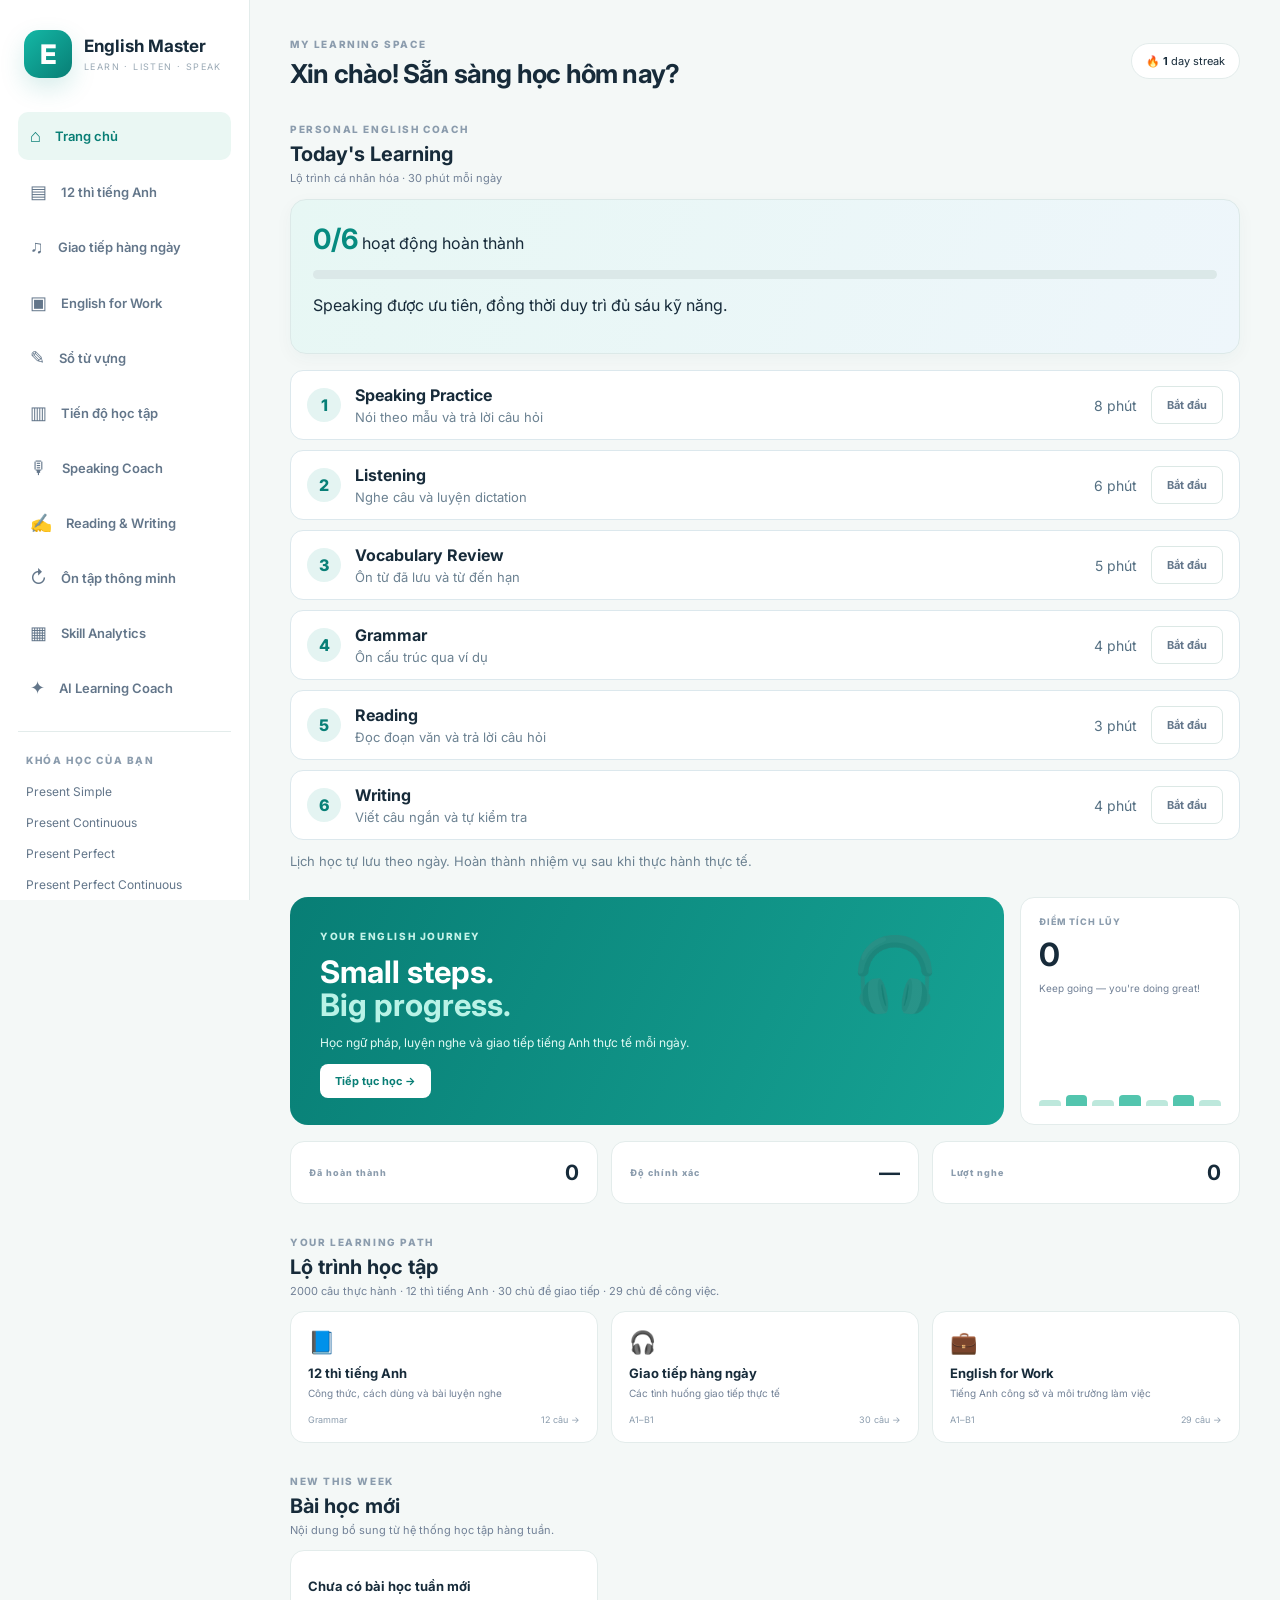
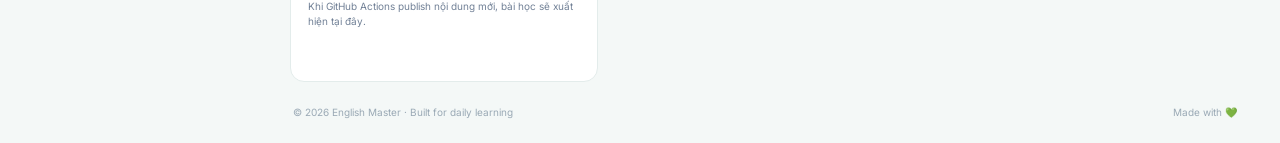
<file: index.html>
<!doctype html>
<html lang="vi">
<head>
  <meta charset="utf-8"><meta name="viewport" content="width=device-width,initial-scale=1">
  <meta name="theme-color" content="#0f9388">
  <title>English Master — Learn · Listen · Speak</title>
  <link rel="preconnect" href="https://fonts.googleapis.com">
  <link rel="preconnect" href="https://fonts.gstatic.com" crossorigin>
  <link href="https://fonts.googleapis.com/css2?family=Inter:wght@400;500;600;700;800&display=swap" rel="stylesheet">
  <link rel="stylesheet" href="style.css?v=8.0">
</head>
<body>
<div class="shell">
  <aside class="sidebar" id="sidebar">
    <div class="brand"><div class="brand-mark">E</div><div><b>English Master</b><small>LEARN · LISTEN · SPEAK</small></div></div>
    <nav>
      <button class="nav active" data-view="home">⌂ <span>Trang chủ</span></button>
      <button class="nav" data-view="grammar">▤ <span>12 thì tiếng Anh</span></button>
      <button class="nav" data-view="daily">♫ <span>Giao tiếp hàng ngày</span></button>
      <button class="nav" data-view="work">▣ <span>English for Work</span></button>
      <button class="nav" data-view="vocab">✎ <span>Sổ từ vựng</span></button>
      <button class="nav" data-view="progress">▥ <span>Tiến độ học tập</span></button>
      <button class="nav" data-view="speaking">🎙 <span>Speaking Coach</span></button>
      <button class="nav" data-view="readingwriting">✍ <span>Reading & Writing</span></button>
      <button class="nav" data-view="review">↻ <span>Ôn tập thông minh</span></button>
      <button class="nav" data-view="analytics">▦ <span>Skill Analytics</span></button>
      <button class="nav" data-view="coach">✦ <span>AI Learning Coach</span></button>
    </nav>
    <div class="side-label">KHÓA HỌC CỦA BẠN</div><div id="sideCourses" class="side-courses"></div>
    <div class="sidebar-bottom"><div class="goal"><small>MỤC TIÊU HÔM NAY</small><b>15 phút</b><p>Học một chút mỗi ngày để tiến bộ.</p></div><div class="profile"><span>👨‍🎓</span><div><b>English Learner</b><small>Personal learning</small></div></div></div>
  </aside>
  <main class="main">
    <header class="topbar"><button class="mobile-menu" id="menuBtn">☰</button><div><small class="eyebrow">MY LEARNING SPACE</small><h1 id="pageTitle">Xin chào! Sẵn sàng học hôm nay?</h1></div><div class="streak">🔥 <b id="streak">1</b> day streak</div></header>
    <section id="homeView">
      <div class="hero-grid"><div class="hero"><small>YOUR ENGLISH JOURNEY</small><h2>Small steps.<br><em>Big progress.</em></h2><p>Học ngữ pháp, luyện nghe và giao tiếp tiếng Anh thực tế mỗi ngày.</p><button class="light-btn" id="continueBtn">Tiếp tục học →</button><div class="hero-art">🎧</div></div><div class="summary"><small>ĐIỂM TÍCH LŨY</small><strong id="points">0</strong><span>Keep going — you're doing great!</span><div class="bars"><i></i><i></i><i></i><i></i><i></i><i></i><i></i></div></div></div>
      <div class="stats"><div><small>Đã hoàn thành</small><b id="doneCount">0</b></div><div><small>Độ chính xác</small><b id="accuracy">—</b></div><div><small>Lượt nghe</small><b id="listenCount">0</b></div></div>
      <div class="section-head"><div><small>YOUR LEARNING PATH</small><h2>Lộ trình học tập</h2><p id="courseSummary">Đang tải dữ liệu khóa học…</p></div></div>
      <div class="cards" id="homeCards"></div>
      <div class="section-head"><div><small>NEW THIS WEEK</small><h2>Bài học mới</h2><p>Nội dung bổ sung từ hệ thống học tập hàng tuần.</p></div></div><div class="cards" id="weeklyCards"></div>
    </section>
    <section id="catalogView" class="hidden">
      <div class="section-head"><div><small>COURSE LIBRARY</small><h2 id="catalogTitle">Khóa học</h2><p id="catalogDesc">Chọn một chủ đề để bắt đầu.</p></div></div>
      <div class="filters"><input id="searchInput" placeholder="Tìm chủ đề học..." type="search"><select id="levelSelect"><option value="all">Tất cả cấp độ</option><option>A1</option><option>A2</option><option>B1</option></select></div>
      <div class="cards" id="catalogCards"></div>
    </section>
    <section id="lessonView" class="hidden">
      <div class="lesson-layout"><article class="lesson-card">
        <div class="lesson-heading"><div><small id="lessonEyebrow">LISTENING & DICTATION</small><h2 id="lessonTitle">Lesson</h2><p id="lessonSub">Nghe câu tiếng Anh và gõ lại.</p></div><span class="level" id="lessonLevel">A1</span></div>
        <div class="progress-meta"><span id="qCounter">Question 1</span><span id="qPercent">0% completed</span></div><div class="progress"><i id="qBar"></i></div>
        <div class="exercise"><div class="exercise-top"><div><small>LISTENING PRACTICE</small><h3>Listen and type what you hear</h3><p>Đọc nghĩa tiếng Việt, nghe câu tiếng Anh và gõ lại.</p></div><span class="headphones">🎧</span></div>
          <div class="translation"><div><b>VN</b><span><strong>Dịch sang tiếng Anh</strong><small>Đọc nghĩa tiếng Việt, nghe audio và gõ lại câu tiếng Anh</small></span></div><p id="translation">Bản dịch tiếng Việt</p></div>
          <div class="audio"><div class="audio-row"><button id="playBtn" class="play">▶</button><div><b id="audioTitle">Sentence 01</b><small id="audioStatus">Audio sẵn sàng</small></div><div class="wave">▂▅▃▆▄▇▃▅▂</div></div><div class="audio-bottom"><div>Speed <button class="speed active" data-speed="1">1.0x</button><button class="speed" data-speed=".8">0.8x</button><button class="speed" data-speed=".65">0.65x</button></div><button id="replayBtn" class="text-btn">↻ Nghe lại</button></div></div>
          <div class="voice"><label for="voiceSelect">Giọng đọc</label><select id="voiceSelect"><option value="">Tự động chọn English voice</option></select><button id="testAudio" class="text-btn">Test audio</button></div>
          <label class="answer-label" for="answerInput">YOUR ANSWER <small>Gõ câu tiếng Anh bạn nghe được</small></label><textarea id="answerInput" rows="3" placeholder="Type the sentence you hear here..." spellcheck="false"></textarea>
          <div class="answer-actions"><button id="hintBtn" class="hint">💡 Gợi ý</button><span id="charCount">0 characters</span></div><div id="hintBox" class="hint-box hidden"></div>
          <div id="feedback" class="feedback hidden"></div>
          <div class="buttons"><button id="checkBtn" class="primary">Kiểm tra đáp án →</button><button id="showBtn" class="secondary">Xem đáp án</button></div>
          <div id="afterCheck" class="buttons hidden"><button id="retryBtn" class="secondary">↻ Làm lại câu này</button><button id="nextBtn" class="primary">Câu tiếp theo →</button></div>
        </div>
      </article><aside class="lesson-side"><div class="side-box"><div class="side-title">Question list <span id="sideCount"></span></div><div id="questionGrid" class="question-grid"></div></div><div class="side-box"><b>Grammar reminder</b><p id="grammarNote">Ôn lại cấu trúc ngữ pháp của bài học.</p><div class="formula"><small>KEY STRUCTURE</small><b id="formula">Useful phrases</b></div><ul id="examples"></ul></div><div class="side-box progress-box"><b>Your progress</b><strong id="lessonProgress">0%</strong><small>completed</small></div></aside></div>
    </section>
    <section id="vocabView" class="hidden"><div class="section-head"><div><small>MY VOCABULARY</small><h2>Sổ từ vựng</h2><p>Các từ bạn đã lưu trong quá trình học.</p></div></div><div class="filters"><input id="vocabSearch" type="search" placeholder="Tìm từ vựng..."><button id="exportVocab" class="secondary">Xuất CSV</button></div><div id="vocabList" class="vocab-list"></div></section>
    <section id="progressView" class="hidden"><div class="section-head"><div><small>LEARNING ANALYTICS</small><h2>Tiến độ học tập</h2><p>Kết quả được lưu trên trình duyệt hiện tại.</p></div></div><div class="stats"><div><small>Câu đã hoàn thành</small><b id="pDone">0</b></div><div><small>Độ chính xác</small><b id="pAccuracy">—</b></div><div><small>Tổng điểm</small><b id="pPoints">0</b></div></div><div id="progressCourses" class="progress-list"></div></section>

    <section id="speakingView" class="hidden emx-view"></section>
    <section id="readingwritingView" class="hidden emx-view"></section>
    <section id="reviewView" class="hidden emx-view"></section>
    <section id="analyticsView" class="hidden emx-view"></section>
    <section id="coachView" class="hidden emx-view"></section>
    <footer>© 2026 English Master · Built for daily learning <span>Made with 💚</span></footer>
  </main>
</div><div id="toast" class="toast"></div>
<script src="course-data.js?v=7.0"></script><script src="weekly-content.js?v=7.0"></script><script src="app.js?v=7.0"></script><script src="learning-upgrade.js?v=8.0"></script>
</body></html>
</file>
<file: style.css>
*{box-sizing:border-box} :root{--teal:#0f9388;--teal2:#087e75;--ink:#172b3a;--muted:#718096;--line:#e3eceb;--bg:#f4f8f7;--mint:#eaf7f3}body{margin:0;background:var(--bg);font-family:Inter,Arial,sans-serif;color:var(--ink)}button,input,textarea,select{font:inherit}.hidden{display:none!important}.shell{min-height:100vh}.sidebar{position:fixed;inset:0 auto 0 0;width:250px;background:#fff;border-right:1px solid var(--line);padding:26px 18px;display:flex;flex-direction:column;overflow:auto;z-index:10}.brand{display:flex;gap:12px;align-items:center;padding:4px 6px 34px}.brand-mark{width:48px;height:48px;border-radius:15px;background:linear-gradient(135deg,#14b8a6,#087e75);display:grid;place-items:center;color:#fff;font-size:27px;font-weight:800;box-shadow:0 10px 24px #0f93882b}.brand b{display:block;font-size:17px}.brand small,.profile small{display:block;font-size:9px;letter-spacing:1.4px;color:#9aa9b5;margin-top:5px}.sidebar nav{display:grid;gap:8px}.nav{border:0;background:transparent;color:#63768a;text-align:left;padding:13px 12px;border-radius:10px;display:flex;gap:14px;align-items:center;font-size:18px;cursor:pointer}.nav span{font-size:13px;font-weight:600}.nav.active,.nav:hover{background:#eaf7f3;color:var(--teal2)}.side-label,.section-head small,.eyebrow{font-size:10px;letter-spacing:1.6px;font-weight:800;color:#8b9cad}.side-label{border-top:1px solid var(--line);padding:22px 8px 10px;margin-top:20px}.side-courses{display:grid}.side-course{border:0;background:none;text-align:left;padding:8px;color:#63768a;font-size:12px;cursor:pointer}.side-course:hover{color:var(--teal)}.sidebar-bottom{margin-top:auto}.goal{background:#eff8f5;border:1px solid #d9eee7;border-radius:13px;padding:14px;margin:22px 0}.goal small{font-size:9px;letter-spacing:1px;color:#829b97}.goal b{display:block;font-size:22px;margin:8px 0}.goal p{font-size:11px;color:var(--muted);margin:0}.profile{border-top:1px solid var(--line);padding:16px 4px 0;display:flex;gap:10px;align-items:center}.profile>span{width:36px;height:36px;border-radius:50%;background:#e8f5f1;display:grid;place-items:center}.profile b{font-size:11px}.profile small{letter-spacing:0}.main{margin-left:250px;padding:32px 40px 20px;max-width:1700px}.topbar{display:flex;align-items:center;gap:15px;margin-bottom:28px}.topbar h1{font-size:26px;margin:6px 0 0;letter-spacing:-.8px}.streak{margin-left:auto;background:#fff;border:1px solid var(--line);border-radius:30px;padding:10px 14px;font-size:11px}.mobile-menu{display:none}.hero-grid{display:grid;grid-template-columns:minmax(0,1fr) 220px;gap:16px}.hero{position:relative;overflow:hidden;min-height:190px;border-radius:18px;padding:27px 30px;background:linear-gradient(115deg,#087e75,#16a394);color:white}.hero>small{font-size:10px;letter-spacing:1.6px;color:#c5f3e9;font-weight:800}.hero h2{font-size:31px;line-height:1.05;margin:12px 0}.hero h2 em{font-style:normal;color:#b9f3e7}.hero p{font-size:12px;color:#e0faf4;max-width:380px;line-height:1.6}.light-btn{border:0;border-radius:8px;background:#fff;color:#087e75;padding:10px 15px;font-weight:700;font-size:11px;cursor:pointer}.hero-art{position:absolute;right:9%;top:32px;font-size:72px;opacity:.22}.summary,.stats>div,.side-box{background:#fff;border:1px solid var(--line);border-radius:14px;padding:18px}.summary{display:flex;flex-direction:column}.summary small,.stats small{font-size:9px;letter-spacing:1px;color:#8b9cad;font-weight:800}.summary strong{font-size:32px;margin:8px 0}.summary span{font-size:10px;color:var(--muted)}.bars{display:flex;align-items:end;gap:5px;height:22px;margin-top:auto;padding-top:8px}.bars i{width:12%;height:45%;background:#bde8dc;border-radius:4px 4px 0 0}.bars i:nth-child(2n){height:80%;background:#53c5ae}.stats{display:grid;grid-template-columns:repeat(3,1fr);gap:13px;margin:16px 0 24px}.stats>div{display:flex;justify-content:space-between;align-items:center}.stats b{font-size:21px}.section-head{display:flex;justify-content:space-between;align-items:end;margin:26px 0 13px}.section-head h2{font-size:20px;margin:5px 0}.section-head p{font-size:11px;color:var(--muted);margin:0}.cards{display:grid;grid-template-columns:repeat(3,minmax(0,1fr));gap:13px}.course-card{background:#fff;border:1px solid var(--line);border-radius:14px;padding:17px;min-height:132px;cursor:pointer;transition:.2s}.course-card:hover{transform:translateY(-2px);border-color:#9ad7ca;box-shadow:0 9px 24px #0c665a12}.course-card .icon{font-size:22px}.course-card h3{font-size:13px;margin:10px 0 5px}.course-card p{font-size:10px;color:var(--muted);line-height:1.5;margin:0}.meta{display:flex;justify-content:space-between;color:#8b9cad;font-size:9px;margin-top:13px}.filters{display:flex;gap:10px;margin:15px 0}.filters input,.filters select{border:1px solid var(--line);background:#fff;border-radius:9px;padding:11px 13px;font-size:12px;min-width:190px}.filters input{flex:1}.lesson-layout{display:grid;grid-template-columns:minmax(0,1fr) 270px;gap:16px;align-items:start}.lesson-card,.side-box{background:#fff;border:1px solid var(--line);border-radius:15px}.lesson-card{padding:23px}.lesson-heading{display:flex;justify-content:space-between;gap:15px}.lesson-heading small,.exercise-top small{font-size:10px;letter-spacing:1.5px;color:#91a2b2;font-weight:800}.lesson-heading h2{font-size:22px;margin:7px 0}.lesson-heading p,.exercise-top p{font-size:11px;color:var(--muted);margin:0}.level{background:#e8f7f1;color:#168567;border-radius:20px;padding:8px 12px;font-size:10px;font-weight:800;height:max-content}.progress-meta{display:flex;justify-content:space-between;font-size:10px;color:var(--muted);margin:22px 0 8px}.progress{height:7px;border-radius:10px;background:#edf2f1;overflow:hidden}.progress i{display:block;width:0;height:100%;background:linear-gradient(90deg,#0f9388,#5acbb2)}.exercise{border:1px solid #e6efed;border-radius:14px;padding:18px;margin-top:20px}.exercise-top{display:flex;justify-content:space-between}.exercise-top h3{font-size:16px;margin:6px 0}.headphones{font-size:27px;background:#edf7f4;border-radius:13px;padding:9px}.translation{background:linear-gradient(110deg,#eaf7f3,#f0f7fb);border:1px solid #d0ebe2;border-radius:12px;padding:14px 17px;margin:17px 0 12px}.translation>div{display:flex;gap:12px;align-items:center}.translation>div>b{font-size:16px}.translation strong,.translation small{display:block}.translation strong{font-size:11px;color:#087e75}.translation small{font-size:10px;color:#7892a4;margin-top:3px}.translation p{font-size:20px;font-weight:700;line-height:1.5;color:#087e75;margin:13px 0 0}.audio{background:#f5f8fb;border:1px solid #e7edf3;border-radius:13px;padding:14px;margin:15px 0 12px}.audio-row{display:flex;align-items:center;gap:13px}.play{border:0;width:50px;height:50px;border-radius:50%;background:#0f9388;color:#fff;font-size:18px;cursor:pointer}.audio-row b,.audio-row small{display:block}.audio-row b{font-size:12px}.audio-row small{font-size:10px;color:var(--muted);margin-top:4px}.wave{margin-left:auto;color:#9db9ed;letter-spacing:3px;font-size:20px}.audio-bottom{border-top:1px solid #e4ebf0;margin-top:12px;padding-top:10px;display:flex;justify-content:space-between;align-items:center;font-size:10px;color:var(--muted)}.speed{border:1px solid #dce8e5;background:#fff;border-radius:6px;padding:6px 8px;font-size:10px;color:#64748b;cursor:pointer}.speed.active{border-color:#77cbb9;color:#087e75;background:#eaf7f3;font-weight:700}.text-btn{border:0;background:none;color:#087e75;font-size:11px;font-weight:700;cursor:pointer}.voice{display:flex;align-items:center;gap:9px;margin:14px 0 18px}.voice label{font-size:10px;color:var(--muted)}.voice select{padding:8px;border:1px solid var(--line);border-radius:8px;background:#fff;font-size:10px;max-width:240px}.answer-label{font-size:11px;font-weight:800;letter-spacing:.8px;display:block}.answer-label small{display:block;color:var(--muted);font-size:10px;font-weight:400;letter-spacing:0;margin-top:4px}textarea{width:100%;margin-top:9px;min-height:82px;border:1px solid #dce8e5;border-radius:9px;padding:12px;font-size:13px;resize:vertical}textarea:focus,input:focus,select:focus{outline:2px solid #b7e5db}.answer-actions{display:flex;justify-content:space-between;align-items:center;margin-top:7px}.answer-actions span{font-size:10px;color:#9aa9b5}.hint,.secondary{border:1px solid #e7e9dd;background:#fff9e9;color:#9a701c;border-radius:20px;padding:7px 11px;font-size:10px;cursor:pointer}.hint-box,.feedback{margin-top:11px;padding:12px;border-radius:9px;font-size:11px;line-height:1.6}.hint-box{background:#fff9e9;color:#89651e}.feedback.good{background:#eaf8ef;color:#176b43}.feedback.bad{background:#fff0ef;color:#9a3430}.buttons{display:flex;gap:9px;margin-top:14px}.primary,.secondary{border-radius:8px;padding:11px 15px;font-size:11px;font-weight:700;cursor:pointer}.primary{border:0;background:#0f9388;color:#fff;flex:1}.secondary{border:1px solid #dce8e5;background:#fff;color:#63768a}.lesson-side{display:grid;gap:12px}.side-box{padding:16px}.side-title{font-weight:700;font-size:12px;display:flex;justify-content:space-between}.question-grid{display:grid;grid-template-columns:repeat(5,1fr);gap:6px;margin-top:13px}.q-btn{height:31px;border:1px solid #e5eceb;background:#fff;border-radius:7px;font-size:10px;color:#81919e;cursor:pointer}.q-btn.current{border-color:#0f9388;color:#087e75;background:#eaf7f3}.q-btn.done{background:#e8f7ef;border-color:#bce6d1;color:#16835a}.side-box p{font-size:10px;line-height:1.5;color:var(--muted)}.formula{background:#eef8f5;border-radius:8px;padding:10px}.formula small,.formula b{display:block}.formula small{font-size:8px;color:#8b9cad}.formula b{font-size:14px;color:#087e75;margin-top:5px}.side-box ul{font-size:10px;color:#64768a;padding-left:17px;line-height:1.8}.progress-box{text-align:center}.progress-box strong{display:block;font-size:28px;color:#0f9388;margin-top:12px}.progress-box small{color:var(--muted)}.vocab-item,.progress-item{background:#fff;border:1px solid var(--line);border-radius:10px;padding:13px;margin:8px 0}.vocab-item b{font-size:14px}.vocab-item span{font-size:11px;color:var(--muted);margin-left:8px}.vocab-item p{font-size:11px;margin:7px 0 0}.progress-item{display:flex;justify-content:space-between;font-size:12px}footer{display:flex;justify-content:space-between;color:#9aa9b5;font-size:10px;padding:24px 3px 5px}.toast{position:fixed;bottom:20px;left:50%;transform:translate(-50%,20px);opacity:0;background:#173c3b;color:#fff;padding:11px 16px;border-radius:9px;font-size:11px;transition:.2s;z-index:20}.toast.show{opacity:1;transform:translate(-50%,0)}@media(max-width:1050px){.main{padding:25px}.lesson-layout{grid-template-columns:1fr}.lesson-side{grid-template-columns:repeat(2,1fr)}.cards{grid-template-columns:repeat(2,1fr)}}@media(max-width:800px){.sidebar{transform:translateX(-100%);transition:.2s}.sidebar.open{transform:translateX(0);box-shadow:15px 0 35px #1233}.main{margin-left:0;padding:18px 14px}.mobile-menu{display:block;border:0;background:#fff;border-radius:8px;padding:8px}.topbar h1{font-size:18px}.hero-grid{grid-template-columns:1fr}.summary{min-height:120px}.lesson-side{grid-template-columns:1fr 1fr}}@media(max-width:560px){.cards{grid-template-columns:1fr}.stats{gap:6px}.stats>div{padding:11px 8px;display:block}.stats b{display:block;margin-top:6px}.lesson-card{padding:13px}.exercise{padding:12px}.translation p{font-size:17px}.wave{display:none}.voice{flex-wrap:wrap}.lesson-side{grid-template-columns:1fr}.buttons{flex-direction:column}.topbar .streak{font-size:9px;padding:7px}.filters{flex-wrap:wrap}.filters input,.filters select{width:100%}}

/* Learning readability improvements: answer input and feedback */
.answer-label{font-size:13px;line-height:1.5}
.answer-label small{font-size:12px;line-height:1.5}
#answerInput{min-height:116px;padding:15px 17px;font-size:18px;line-height:1.65;border-radius:11px}
#answerInput::placeholder{font-size:16px;color:#91a0ad}
.answer-actions span{font-size:12px}
.hint{font-size:12px;padding:8px 13px}
.hint-box,.feedback{padding:16px 18px;font-size:15px;line-height:1.75;border-radius:11px}
.feedback b{font-size:16px}
.feedback p{font-size:17px;line-height:1.75;margin:9px 0}
.feedback .text-btn{font-size:14px;padding:5px 0}
.buttons .primary,.buttons .secondary{font-size:14px;padding:13px 17px}
@media(max-width:560px){#answerInput{min-height:105px;font-size:16px;padding:13px 14px}#answerInput::placeholder{font-size:14px}.hint-box,.feedback{font-size:14px;padding:14px}.feedback p{font-size:16px}.feedback b{font-size:15px}}

/* v8.0 learning coach modules */
.emx-view{padding-bottom:28px}.emx-home{margin-bottom:28px}
.emx-mission,.emx-card{background:#fff;border:1px solid #dce9e8;border-radius:16px;padding:22px;margin:14px 0;box-shadow:0 5px 18px rgba(18,65,80,.04)}
.emx-mission{background:linear-gradient(110deg,#e7f7f4,#eef6fb)}
.emx-mission strong{font-size:28px;color:#078b80}.emx-track{height:9px;background:#dbe8e8;border-radius:20px;overflow:hidden;margin:14px 0}.emx-track i{display:block;height:100%;background:#0f9388;border-radius:20px}
.emx-task-list{display:grid;gap:10px;margin-top:16px}.emx-task{display:flex;align-items:center;gap:14px;background:#fff;border:1px solid #dce8ed;border-radius:13px;padding:14px 16px}.emx-num{width:34px;height:34px;border-radius:50%;background:#e4f4f2;color:#087f77;display:grid;place-items:center;font-weight:800}.emx-task-main{flex:1;display:grid;gap:4px}.emx-task-main small,.emx-note{color:#6c8292;font-size:13px}.emx-task>span{font-size:14px;color:#557083}.emx-task-btn{white-space:nowrap}
.emx-grid{display:grid;grid-template-columns:repeat(2,minmax(0,1fr));gap:16px}.emx-card h3{margin:8px 0 12px;font-size:21px}.emx-card small{letter-spacing:.08em;color:#68849a;font-weight:700}.emx-prompt{font-size:23px;line-height:1.6;color:#087f77;font-weight:700;background:#edf8f6;border-radius:12px;padding:18px}.emx-translation{color:#698092}.emx-actions{display:flex;gap:9px;flex-wrap:wrap;margin:14px 0}.emx-view textarea,.emx-view input{width:100%;border:1px solid #cbdcde;border-radius:10px;padding:13px 15px;font:inherit;font-size:16px;line-height:1.6;margin:8px 0 12px}.emx-view textarea{min-height:110px}.emx-status,.emx-feedback{background:#f0f7f7;border-radius:10px;padding:14px;margin:12px 0;line-height:1.7}.emx-feedback p{margin:7px 0}.emx-reading{font-size:18px;line-height:1.9;background:#f4f8fb;padding:18px;border-radius:12px}.emx-review-head{display:flex;align-items:center;justify-content:space-between}.emx-review-head h2{font-size:36px;color:#078b80}.emx-review-card{border:1px solid #dce8ed;border-radius:12px;padding:16px;margin:12px 0}.emx-review-card>b{font-size:22px;color:#087f77}.emx-stats{display:grid;grid-template-columns:repeat(4,1fr);gap:12px;margin:16px 0}.emx-stats>div{background:#fff;border:1px solid #dce8ed;border-radius:13px;padding:16px;display:grid;gap:8px}.emx-stats small{color:#708696}.emx-stats b{font-size:26px;color:#087f77}.emx-skill{display:grid;grid-template-columns:100px 1fr 48px;gap:12px;align-items:center;margin:16px 0}.emx-skill .emx-track{margin:0}.emx-view button:disabled{opacity:.5;cursor:not-allowed}
@media(max-width:850px){.emx-grid{grid-template-columns:1fr}.emx-stats{grid-template-columns:repeat(2,1fr)}}
@media(max-width:560px){.emx-task{gap:9px;padding:11px}.emx-task>span{display:none}.emx-task-main small{font-size:11px}.emx-task-btn{font-size:12px;padding:8px}.emx-prompt{font-size:19px}.emx-card{padding:15px}.emx-skill{grid-template-columns:82px 1fr 40px;gap:7px}}
</file>
